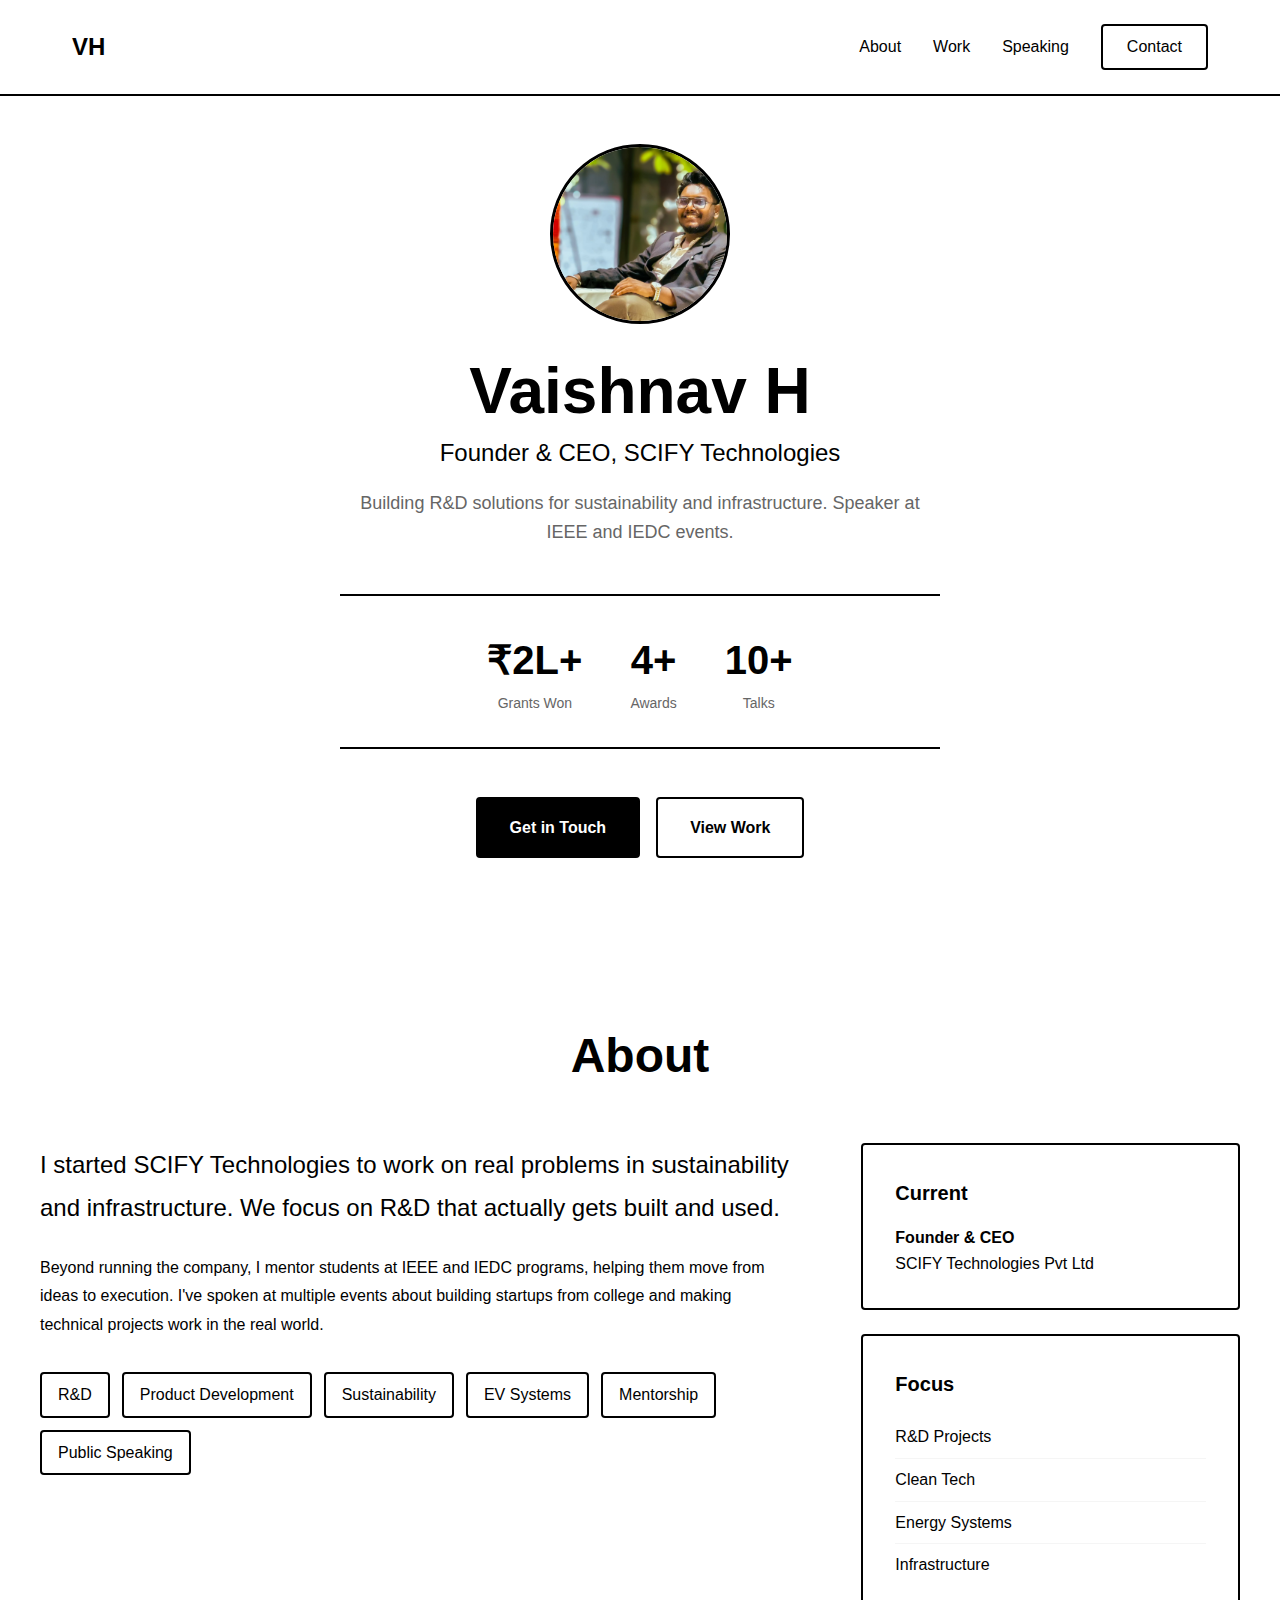
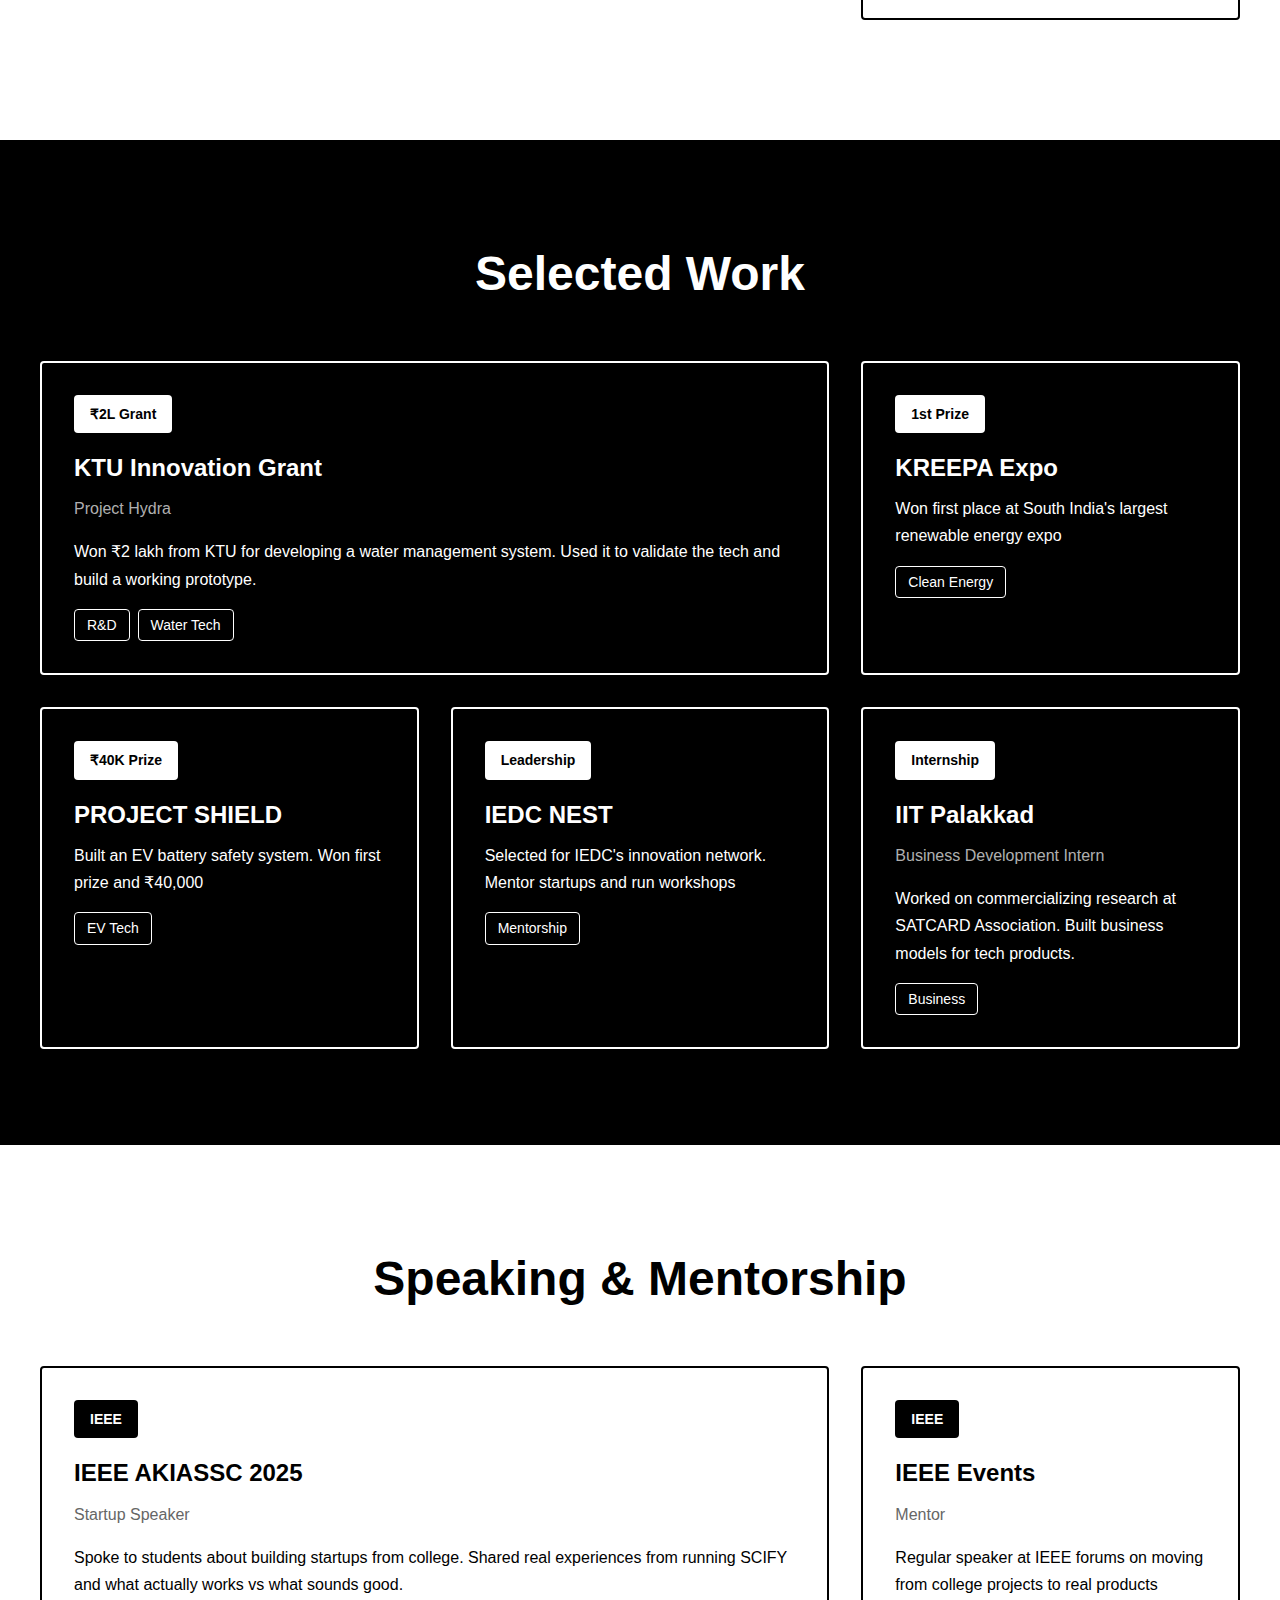
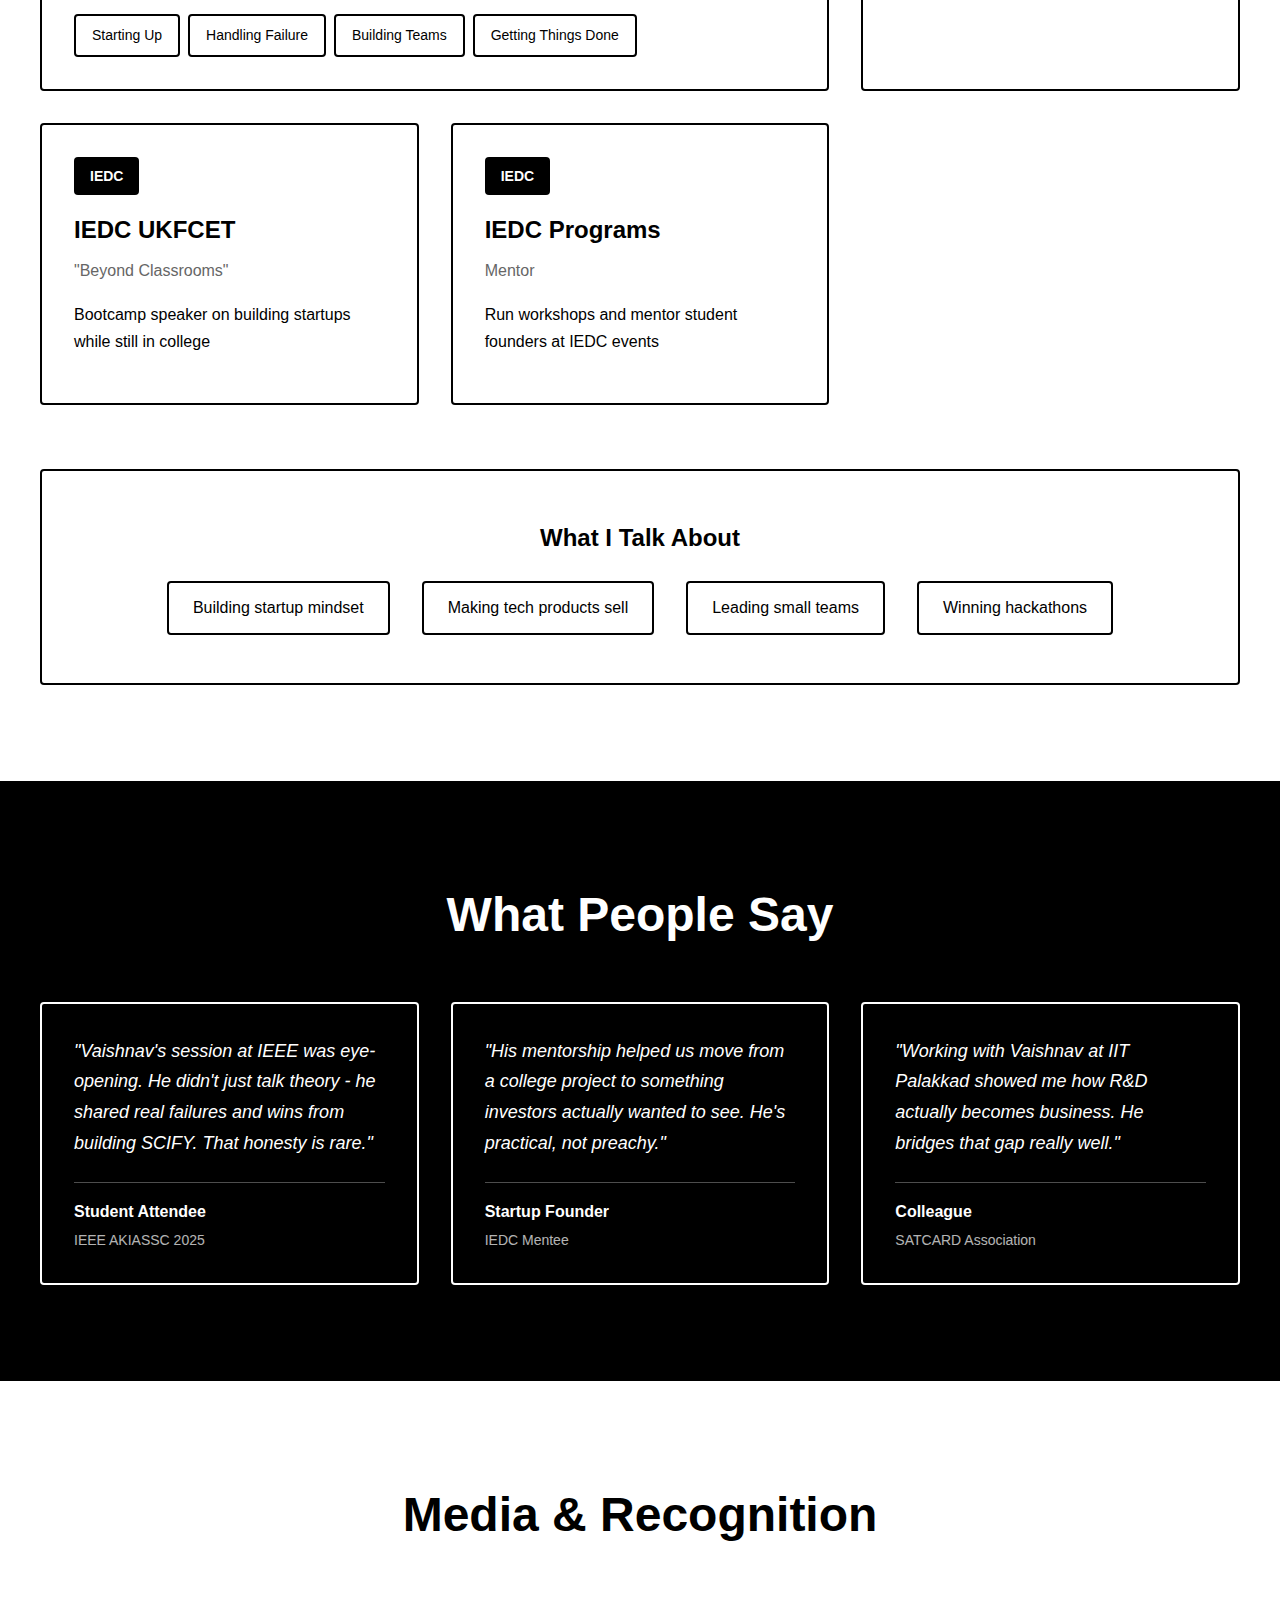
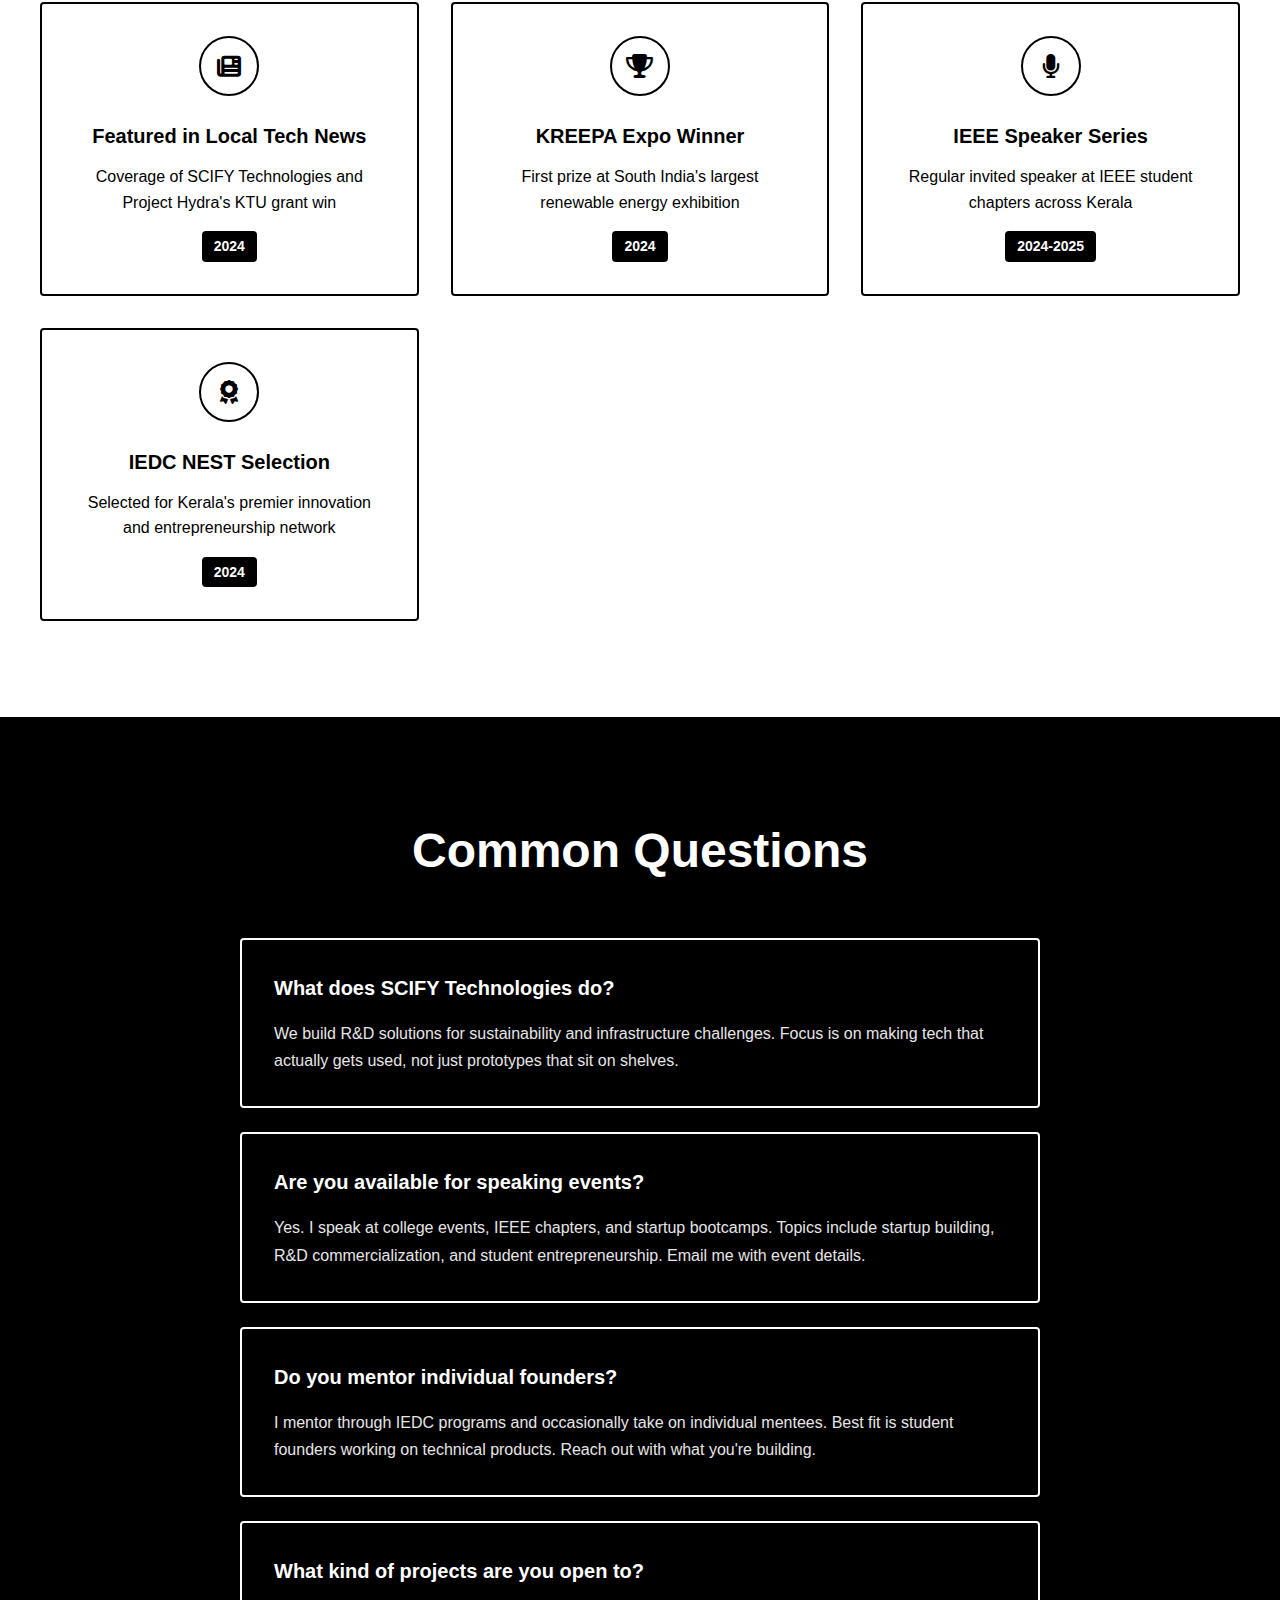
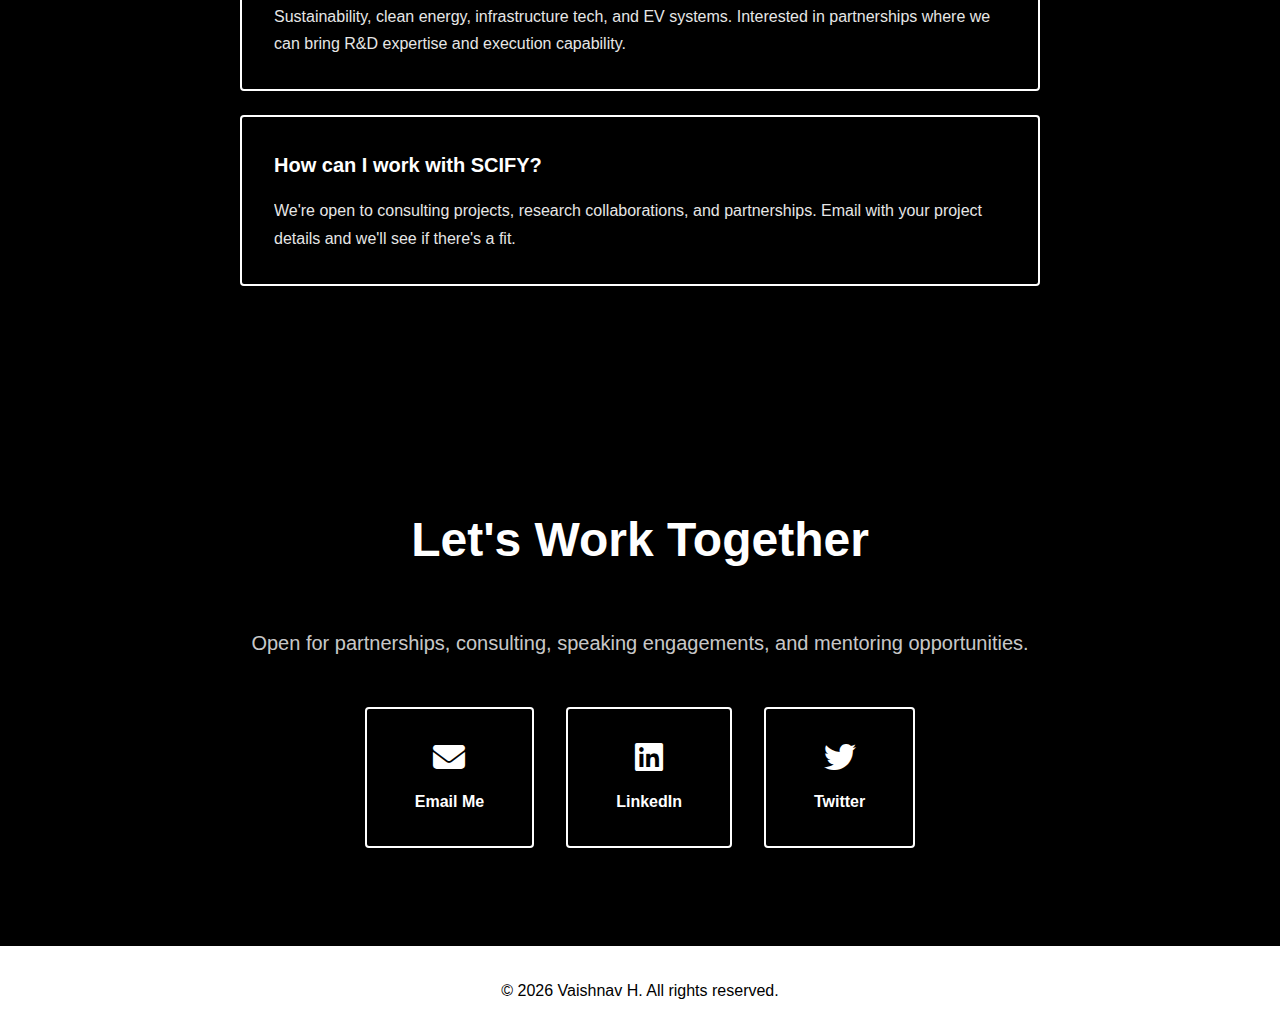
<file: index.html>
<!DOCTYPE html>
<html lang="en">
<head>
    <meta charset="UTF-8">
    <meta name="viewport" content="width=device-width, initial-scale=1.0">
    <title>Vaishnav H - Founder & R&D Builder</title>
    <meta name="description" content="Founder of SCIFY Technologies. Building R&D solutions for sustainability and infrastructure.">
    <link rel="stylesheet" href="https://api.fontshare.com/v2/css?f[]=clash-display@700,600,500,400&display=swap">
    <link rel="stylesheet" href="https://cdnjs.cloudflare.com/ajax/libs/font-awesome/6.5.1/css/all.min.css">
    <link rel="stylesheet" href="styles.css">
</head>
<body>
    <!-- Navigation -->
    <nav class="nav">
        <div class="nav-container">
            <a href="#home" class="logo">VH</a>
            <div class="nav-links">
                <a href="#about">About</a>
                <a href="#work">Work</a>
                <a href="#speaking">Speaking</a>
                <a href="#contact" class="nav-cta">Contact</a>
            </div>
            <button class="mobile-toggle" aria-label="Toggle menu">
                <span></span>
                <span></span>
                <span></span>
            </button>
        </div>
    </nav>

    <!-- Hero -->
    <section class="hero" id="home">
        <div class="hero-container">
            <div class="hero-content">
                <div class="hero-image">
                    <img src="dp.png" alt="Vaishnav H">
                </div>
                <h1 class="hero-title">Vaishnav H</h1>
                <p class="hero-subtitle">Founder & CEO, SCIFY Technologies</p>
                <p class="hero-description">Building R&D solutions for sustainability and infrastructure. Speaker at IEEE and IEDC events.</p>
                <div class="hero-stats">
                    <div class="stat">
                        <span class="stat-number">₹2L+</span>
                        <span class="stat-label">Grants Won</span>
                    </div>
                    <div class="stat">
                        <span class="stat-number">4+</span>
                        <span class="stat-label">Awards</span>
                    </div>
                    <div class="stat">
                        <span class="stat-number">10+</span>
                        <span class="stat-label">Talks</span>
                    </div>
                </div>
                <div class="hero-cta">
                    <a href="#contact" class="btn btn-primary">Get in Touch</a>
                    <a href="#work" class="btn btn-secondary">View Work</a>
                </div>
            </div>
        </div>
    </section>

    <!-- About -->
    <section class="section" id="about">
        <div class="container">
            <h2 class="section-title">About</h2>
            <div class="about-grid">
                <div class="about-main">
                    <p class="lead">I started SCIFY Technologies to work on real problems in sustainability and infrastructure. We focus on R&D that actually gets built and used.</p>
                    <p>Beyond running the company, I mentor students at IEEE and IEDC programs, helping them move from ideas to execution. I've spoken at multiple events about building startups from college and making technical projects work in the real world.</p>
                    <div class="skills">
                        <span class="skill">R&D</span>
                        <span class="skill">Product Development</span>
                        <span class="skill">Sustainability</span>
                        <span class="skill">EV Systems</span>
                        <span class="skill">Mentorship</span>
                        <span class="skill">Public Speaking</span>
                    </div>
                </div>
                <div class="about-side">
                    <div class="info-card">
                        <h3>Current</h3>
                        <p><strong>Founder & CEO</strong></p>
                        <p>SCIFY Technologies Pvt Ltd</p>
                    </div>
                    <div class="info-card">
                        <h3>Focus</h3>
                        <ul>
                            <li>R&D Projects</li>
                            <li>Clean Tech</li>
                            <li>Energy Systems</li>
                            <li>Infrastructure</li>
                        </ul>
                    </div>
                </div>
            </div>
        </div>
    </section>

    <!-- Work -->
    <section class="section section-dark" id="work">
        <div class="container">
            <h2 class="section-title">Selected Work</h2>
            <div class="work-grid">
                <div class="work-card featured">
                    <div class="work-badge">₹2L Grant</div>
                    <h3>KTU Innovation Grant</h3>
                    <p class="work-subtitle">Project Hydra</p>
                    <p>Won ₹2 lakh from KTU for developing a water management system. Used it to validate the tech and build a working prototype.</p>
                    <div class="work-tags">
                        <span>R&D</span>
                        <span>Water Tech</span>
                    </div>
                </div>

                <div class="work-card">
                    <div class="work-badge">1st Prize</div>
                    <h3>KREEPA Expo</h3>
                    <p>Won first place at South India's largest renewable energy expo</p>
                    <div class="work-tags">
                        <span>Clean Energy</span>
                    </div>
                </div>

                <div class="work-card">
                    <div class="work-badge">₹40K Prize</div>
                    <h3>PROJECT SHIELD</h3>
                    <p>Built an EV battery safety system. Won first prize and ₹40,000</p>
                    <div class="work-tags">
                        <span>EV Tech</span>
                    </div>
                </div>

                <div class="work-card">
                    <div class="work-badge">Leadership</div>
                    <h3>IEDC NEST</h3>
                    <p>Selected for IEDC's innovation network. Mentor startups and run workshops</p>
                    <div class="work-tags">
                        <span>Mentorship</span>
                    </div>
                </div>

                <div class="work-card">
                    <div class="work-badge">Internship</div>
                    <h3>IIT Palakkad</h3>
                    <p class="work-subtitle">Business Development Intern</p>
                    <p>Worked on commercializing research at SATCARD Association. Built business models for tech products.</p>
                    <div class="work-tags">
                        <span>Business</span>
                    </div>
                </div>
            </div>
        </div>
    </section>

    <!-- Speaking -->
    <section class="section" id="speaking">
        <div class="container">
            <h2 class="section-title">Speaking & Mentorship</h2>
            <div class="speaking-grid">
                <div class="speaking-card main">
                    <div class="speaking-badge">IEEE</div>
                    <h3>IEEE AKIASSC 2025</h3>
                    <p class="speaking-role">Startup Speaker</p>
                    <p>Spoke to students about building startups from college. Shared real experiences from running SCIFY and what actually works vs what sounds good.</p>
                    <div class="speaking-topics">
                        <span>Starting Up</span>
                        <span>Handling Failure</span>
                        <span>Building Teams</span>
                        <span>Getting Things Done</span>
                    </div>
                </div>

                <div class="speaking-card">
                    <div class="speaking-badge">IEEE</div>
                    <h3>IEEE Events</h3>
                    <p class="speaking-role">Mentor</p>
                    <p>Regular speaker at IEEE forums on moving from college projects to real products</p>
                </div>

                <div class="speaking-card">
                    <div class="speaking-badge">IEDC</div>
                    <h3>IEDC UKFCET</h3>
                    <p class="speaking-role">"Beyond Classrooms"</p>
                    <p>Bootcamp speaker on building startups while still in college</p>
                </div>

                <div class="speaking-card">
                    <div class="speaking-badge">IEDC</div>
                    <h3>IEDC Programs</h3>
                    <p class="speaking-role">Mentor</p>
                    <p>Run workshops and mentor student founders at IEDC events</p>
                </div>
            </div>

            <div class="speaking-topics-section">
                <h3>What I Talk About</h3>
                <ul class="topic-list">
                    <li>Building startup mindset</li>
                    <li>Making tech products sell</li>
                    <li>Leading small teams</li>
                    <li>Winning hackathons</li>
                </ul>
            </div>
        </div>
    </section>

    <!-- Testimonials -->
    <section class="section section-dark" id="testimonials">
        <div class="container">
            <h2 class="section-title">What People Say</h2>
            <div class="testimonials-grid">
                <div class="testimonial-card">
                    <p class="testimonial-text">"Vaishnav's session at IEEE was eye-opening. He didn't just talk theory - he shared real failures and wins from building SCIFY. That honesty is rare."</p>
                    <div class="testimonial-author">
                        <strong>Student Attendee</strong>
                        <span>IEEE AKIASSC 2025</span>
                    </div>
                </div>

                <div class="testimonial-card">
                    <p class="testimonial-text">"His mentorship helped us move from a college project to something investors actually wanted to see. He's practical, not preachy."</p>
                    <div class="testimonial-author">
                        <strong>Startup Founder</strong>
                        <span>IEDC Mentee</span>
                    </div>
                </div>

                <div class="testimonial-card">
                    <p class="testimonial-text">"Working with Vaishnav at IIT Palakkad showed me how R&D actually becomes business. He bridges that gap really well."</p>
                    <div class="testimonial-author">
                        <strong>Colleague</strong>
                        <span>SATCARD Association</span>
                    </div>
                </div>
            </div>
        </div>
    </section>

    <!-- Media/Press -->
    <section class="section" id="media">
        <div class="container">
            <h2 class="section-title">Media & Recognition</h2>
            <div class="media-grid">
                <div class="media-card">
                    <div class="media-icon">
                        <i class="fas fa-newspaper"></i>
                    </div>
                    <h3>Featured in Local Tech News</h3>
                    <p>Coverage of SCIFY Technologies and Project Hydra's KTU grant win</p>
                    <span class="media-date">2024</span>
                </div>

                <div class="media-card">
                    <div class="media-icon">
                        <i class="fas fa-trophy"></i>
                    </div>
                    <h3>KREEPA Expo Winner</h3>
                    <p>First prize at South India's largest renewable energy exhibition</p>
                    <span class="media-date">2024</span>
                </div>

                <div class="media-card">
                    <div class="media-icon">
                        <i class="fas fa-microphone"></i>
                    </div>
                    <h3>IEEE Speaker Series</h3>
                    <p>Regular invited speaker at IEEE student chapters across Kerala</p>
                    <span class="media-date">2024-2025</span>
                </div>

                <div class="media-card">
                    <div class="media-icon">
                        <i class="fas fa-award"></i>
                    </div>
                    <h3>IEDC NEST Selection</h3>
                    <p>Selected for Kerala's premier innovation and entrepreneurship network</p>
                    <span class="media-date">2024</span>
                </div>
            </div>
        </div>
    </section>

    <!-- FAQ -->
    <section class="section section-dark" id="faq">
        <div class="container">
            <h2 class="section-title">Common Questions</h2>
            <div class="faq-container">
                <div class="faq-item">
                    <h3 class="faq-question">What does SCIFY Technologies do?</h3>
                    <p class="faq-answer">We build R&D solutions for sustainability and infrastructure challenges. Focus is on making tech that actually gets used, not just prototypes that sit on shelves.</p>
                </div>

                <div class="faq-item">
                    <h3 class="faq-question">Are you available for speaking events?</h3>
                    <p class="faq-answer">Yes. I speak at college events, IEEE chapters, and startup bootcamps. Topics include startup building, R&D commercialization, and student entrepreneurship. Email me with event details.</p>
                </div>

                <div class="faq-item">
                    <h3 class="faq-question">Do you mentor individual founders?</h3>
                    <p class="faq-answer">I mentor through IEDC programs and occasionally take on individual mentees. Best fit is student founders working on technical products. Reach out with what you're building.</p>
                </div>

                <div class="faq-item">
                    <h3 class="faq-question">What kind of projects are you open to?</h3>
                    <p class="faq-answer">Sustainability, clean energy, infrastructure tech, and EV systems. Interested in partnerships where we can bring R&D expertise and execution capability.</p>
                </div>

                <div class="faq-item">
                    <h3 class="faq-question">How can I work with SCIFY?</h3>
                    <p class="faq-answer">We're open to consulting projects, research collaborations, and partnerships. Email with your project details and we'll see if there's a fit.</p>
                </div>
            </div>
        </div>
    </section>

    <!-- Contact -->
    <section class="section section-dark" id="contact">
        <div class="container">
            <div class="contact-content">
                <h2 class="section-title">Let's Work Together</h2>
                <p class="contact-text">Open for partnerships, consulting, speaking engagements, and mentoring opportunities.</p>
                <div class="contact-methods">
                    <a href="mailto:contact@scifytech.com" class="contact-card">
                        <i class="fas fa-envelope"></i>
                        <span>Email Me</span>
                    </a>
                    <a href="#" class="contact-card">
                        <i class="fab fa-linkedin"></i>
                        <span>LinkedIn</span>
                    </a>
                    <a href="#" class="contact-card">
                        <i class="fab fa-twitter"></i>
                        <span>Twitter</span>
                    </a>
                </div>
            </div>
        </div>
    </section>

    <!-- Footer -->
    <footer class="footer">
        <div class="container">
            <p>&copy; 2026 Vaishnav H. All rights reserved.</p>
        </div>
    </footer>

    <script src="script.js"></script>
</body>
</html>
</file>
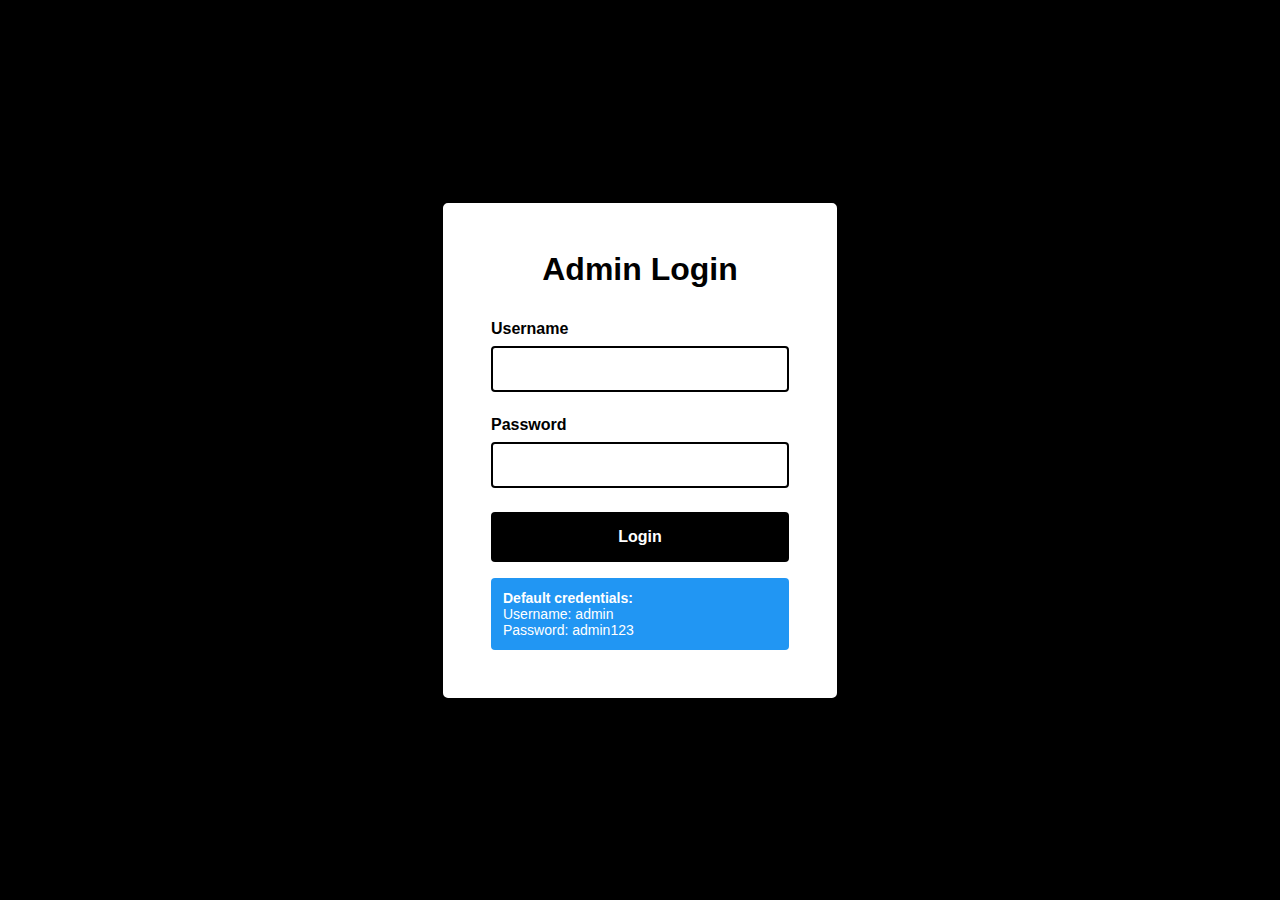
<file: admin.html>
<!DOCTYPE html>
<html lang="en">
<head>
    <meta charset="UTF-8">
    <meta name="viewport" content="width=device-width, initial-scale=1.0">
    <title>Admin Panel - Portfolio Editor</title>
    <link rel="stylesheet" href="https://api.fontshare.com/v2/css?f[]=clash-display@700,600,500,400&display=swap">
    <link rel="stylesheet" href="https://cdnjs.cloudflare.com/ajax/libs/font-awesome/6.5.1/css/all.min.css">
    <style>
        * {
            margin: 0;
            padding: 0;
            box-sizing: border-box;
        }

        body {
            font-family: 'Clash Display', sans-serif;
            background: #f5f5f5;
            padding: 2rem;
        }

        .admin-container {
            max-width: 1200px;
            margin: 0 auto;
        }

        .admin-header {
            background: #000;
            color: #fff;
            padding: 2rem;
            border-radius: 8px;
            margin-bottom: 2rem;
            display: flex;
            justify-content: space-between;
            align-items: center;
        }

        .admin-header h1 {
            font-size: 2rem;
        }

        .logout-btn {
            padding: 0.75rem 1.5rem;
            background: #fff;
            color: #000;
            border: none;
            border-radius: 4px;
            cursor: pointer;
            font-weight: 600;
        }

        .section-editor {
            background: #fff;
            padding: 2rem;
            border-radius: 8px;
            margin-bottom: 2rem;
            border: 2px solid #000;
        }

        .section-title {
            font-size: 1.5rem;
            margin-bottom: 1.5rem;
            padding-bottom: 1rem;
            border-bottom: 2px solid #000;
        }

        .form-group {
            margin-bottom: 1.5rem;
        }

        .form-group label {
            display: block;
            font-weight: 600;
            margin-bottom: 0.5rem;
        }

        .form-group input,
        .form-group textarea {
            width: 100%;
            padding: 0.75rem;
            border: 2px solid #000;
            border-radius: 4px;
            font-family: inherit;
            font-size: 1rem;
        }

        .form-group textarea {
            min-height: 100px;
            resize: vertical;
        }

        .stats-grid {
            display: grid;
            grid-template-columns: repeat(3, 1fr);
            gap: 1rem;
        }

        .btn-save {
            padding: 1rem 2rem;
            background: #000;
            color: #fff;
            border: none;
            border-radius: 4px;
            cursor: pointer;
            font-weight: 600;
            font-size: 1rem;
        }

        .btn-save:hover {
            background: #333;
        }

        .success-message {
            background: #4CAF50;
            color: white;
            padding: 1rem;
            border-radius: 4px;
            margin-bottom: 1rem;
            display: none;
        }

        .work-item, .speaking-item, .testimonial-item, .media-item, .faq-item-editor {
            border: 2px solid #ddd;
            padding: 1rem;
            margin-bottom: 1rem;
            border-radius: 4px;
        }

        .btn-add {
            padding: 0.75rem 1.5rem;
            background: #000;
            color: #fff;
            border: none;
            border-radius: 4px;
            cursor: pointer;
            font-weight: 600;
            margin-top: 1rem;
        }

        .btn-remove {
            padding: 0.5rem 1rem;
            background: #f44336;
            color: #fff;
            border: none;
            border-radius: 4px;
            cursor: pointer;
            font-weight: 600;
            margin-top: 0.5rem;
        }

        .custom-section-content {
            font-family: -apple-system, BlinkMacSystemFont, 'Segoe UI', Roboto, Oxygen, Ubuntu, Cantarell, sans-serif;
        }

        #customSections .section-editor {
            background: #f9f9f9;
            border: 2px dashed #999;
        }
    </style>
</head>
<body>
    <div class="admin-container">
        <div class="admin-header">
            <h1><i class="fas fa-edit"></i> Portfolio Admin Panel</h1>
            <button class="logout-btn" onclick="logout()">
                <i class="fas fa-sign-out-alt"></i> Logout
            </button>
        </div>

        <div class="success-message" id="successMessage">
            <i class="fas fa-check-circle"></i> Changes saved successfully!
        </div>

        <!-- Hero Section -->
        <div class="section-editor">
            <h2 class="section-title">Hero Section</h2>
            <div class="form-group">
                <label>Name</label>
                <input type="text" id="heroName" placeholder="Vaishnav H">
            </div>
            <div class="form-group">
                <label>Subtitle</label>
                <input type="text" id="heroSubtitle" placeholder="Founder & CEO, SCIFY Technologies">
            </div>
            <div class="form-group">
                <label>Description</label>
                <textarea id="heroDescription" placeholder="Building R&D solutions..."></textarea>
            </div>
            <div class="stats-grid">
                <div class="form-group">
                    <label>Stat 1 Number</label>
                    <input type="text" id="stat1Number" placeholder="₹2L+">
                </div>
                <div class="form-group">
                    <label>Stat 1 Label</label>
                    <input type="text" id="stat1Label" placeholder="Grants Won">
                </div>
                <div class="form-group">
                    <label>Stat 2 Number</label>
                    <input type="text" id="stat2Number" placeholder="4+">
                </div>
                <div class="form-group">
                    <label>Stat 2 Label</label>
                    <input type="text" id="stat2Label" placeholder="Awards">
                </div>
                <div class="form-group">
                    <label>Stat 3 Number</label>
                    <input type="text" id="stat3Number" placeholder="10+">
                </div>
                <div class="form-group">
                    <label>Stat 3 Label</label>
                    <input type="text" id="stat3Label" placeholder="Talks">
                </div>
            </div>
            <button class="btn-save" onclick="saveHero()">Save Hero Section</button>
        </div>

        <!-- About Section -->
        <div class="section-editor">
            <h2 class="section-title">About Section</h2>
            <div class="form-group">
                <label>Lead Paragraph</label>
                <textarea id="aboutLead"></textarea>
            </div>
            <div class="form-group">
                <label>Main Paragraph</label>
                <textarea id="aboutMain"></textarea>
            </div>
            <div class="form-group">
                <label>Skills (comma separated)</label>
                <input type="text" id="aboutSkills" placeholder="R&D, Product Development, Sustainability">
            </div>
            <div class="form-group">
                <label>Current Role</label>
                <input type="text" id="currentRole" placeholder="Founder & CEO">
            </div>
            <div class="form-group">
                <label>Company</label>
                <input type="text" id="currentCompany" placeholder="SCIFY Technologies Pvt Ltd">
            </div>
            <button class="btn-save" onclick="saveAbout()">Save About Section</button>
        </div>

        <!-- Work Section -->
        <div class="section-editor">
            <h2 class="section-title">Work Section</h2>
            <div id="workItems"></div>
            <button class="btn-add" onclick="addWorkItem()">+ Add Work Item</button>
            <br><br>
            <button class="btn-save" onclick="saveWork()">Save Work Section</button>
        </div>

        <!-- Speaking Section -->
        <div class="section-editor">
            <h2 class="section-title">Speaking & Mentorship Section</h2>
            <div id="speakingItems"></div>
            <button class="btn-add" onclick="addSpeakingItem()">+ Add Speaking Item</button>
            <br><br>
            <button class="btn-save" onclick="saveSpeaking()">Save Speaking Section</button>
        </div>

        <!-- Testimonials Section -->
        <div class="section-editor">
            <h2 class="section-title">Testimonials Section</h2>
            <div id="testimonialItems"></div>
            <button class="btn-add" onclick="addTestimonialItem()">+ Add Testimonial</button>
            <br><br>
            <button class="btn-save" onclick="saveTestimonials()">Save Testimonials Section</button>
        </div>

        <!-- Media Section -->
        <div class="section-editor">
            <h2 class="section-title">Media & Recognition Section</h2>
            <div id="mediaItems"></div>
            <button class="btn-add" onclick="addMediaItem()">+ Add Media Item</button>
            <br><br>
            <button class="btn-save" onclick="saveMedia()">Save Media Section</button>
        </div>

        <!-- FAQ Section -->
        <div class="section-editor">
            <h2 class="section-title">FAQ Section</h2>
            <div id="faqItems"></div>
            <button class="btn-add" onclick="addFaqItem()">+ Add FAQ</button>
            <br><br>
            <button class="btn-save" onclick="saveFaq()">Save FAQ Section</button>
        </div>

        <!-- Contact Section -->
        <div class="section-editor">
            <h2 class="section-title">Contact Information</h2>
            <div class="form-group">
                <label>Email</label>
                <input type="email" id="contactEmail" placeholder="contact@scifytech.com">
            </div>
            <div class="form-group">
                <label>LinkedIn URL</label>
                <input type="url" id="contactLinkedIn" placeholder="https://linkedin.com/in/yourprofile">
            </div>
            <div class="form-group">
                <label>Twitter URL</label>
                <input type="url" id="contactTwitter" placeholder="https://twitter.com/yourhandle">
            </div>
            <button class="btn-save" onclick="saveContact()">Save Contact Info</button>
        </div>

        <!-- Custom Sections -->
        <div class="section-editor">
            <h2 class="section-title">Custom Sections</h2>
            <p style="margin-bottom: 1rem; color: #666;">Create your own custom sections for the portfolio</p>
            <div id="customSections"></div>
            <button class="btn-add" onclick="addCustomSection()">+ Create New Section</button>
        </div>
    </div>

    <script src="admin.js"></script>
</body>
</html>
</file>
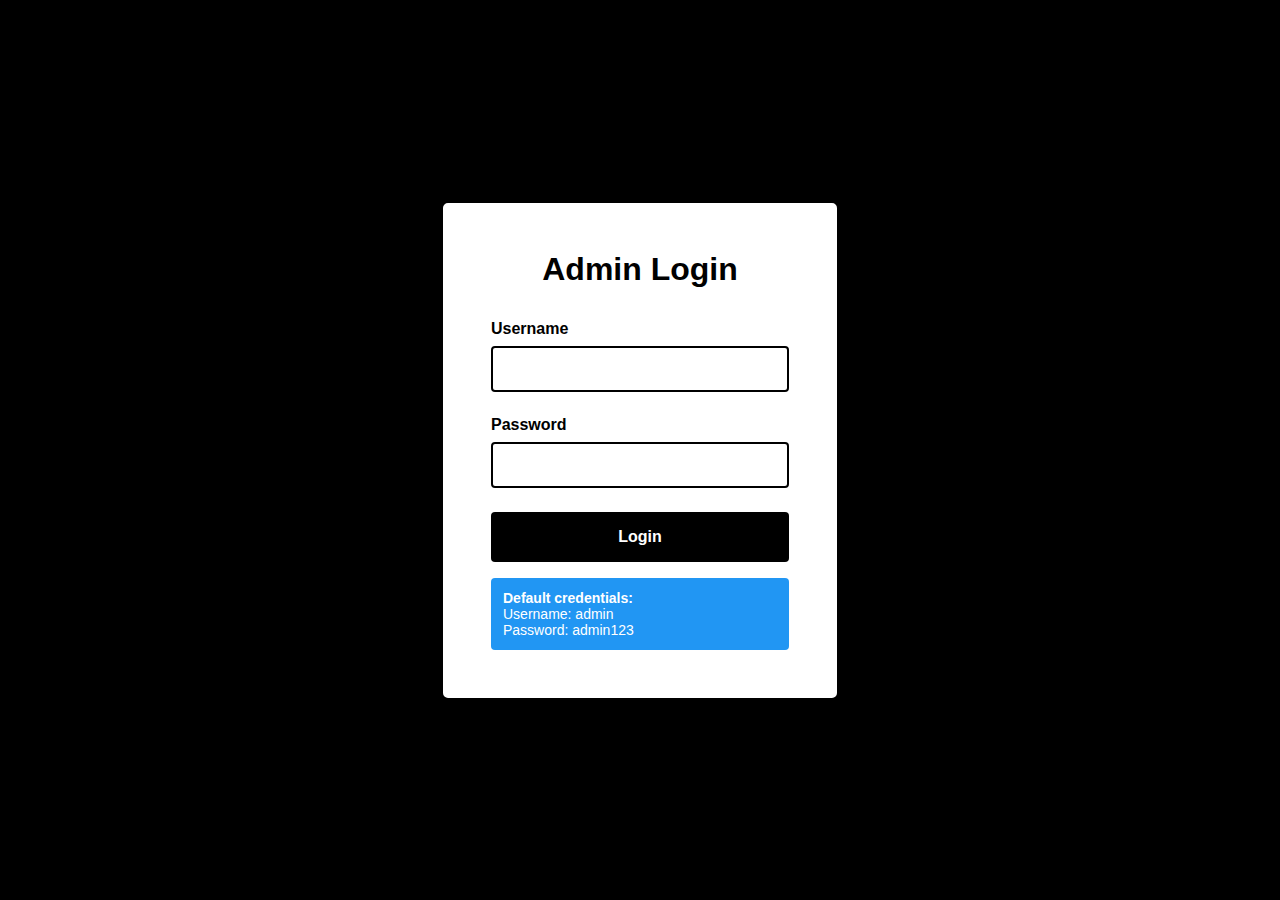
<file: login.html>
<!DOCTYPE html>
<html lang="en">
<head>
    <meta charset="UTF-8">
    <meta name="viewport" content="width=device-width, initial-scale=1.0">
    <title>Admin Login</title>
    <link rel="stylesheet" href="https://api.fontshare.com/v2/css?f[]=clash-display@700,600,500,400&display=swap">
    <style>
        * {
            margin: 0;
            padding: 0;
            box-sizing: border-box;
        }

        body {
            font-family: 'Clash Display', sans-serif;
            background: #000;
            color: #fff;
            display: flex;
            align-items: center;
            justify-content: center;
            min-height: 100vh;
        }

        .login-container {
            background: #fff;
            color: #000;
            padding: 3rem;
            border-radius: 8px;
            width: 100%;
            max-width: 400px;
            border: 3px solid #000;
        }

        h1 {
            margin-bottom: 2rem;
            text-align: center;
        }

        .form-group {
            margin-bottom: 1.5rem;
        }

        label {
            display: block;
            font-weight: 600;
            margin-bottom: 0.5rem;
        }

        input {
            width: 100%;
            padding: 0.75rem;
            border: 2px solid #000;
            border-radius: 4px;
            font-family: inherit;
            font-size: 1rem;
        }

        .btn-login {
            width: 100%;
            padding: 1rem;
            background: #000;
            color: #fff;
            border: none;
            border-radius: 4px;
            cursor: pointer;
            font-weight: 600;
            font-size: 1rem;
        }

        .btn-login:hover {
            background: #333;
        }

        .error-message {
            background: #f44336;
            color: white;
            padding: 0.75rem;
            border-radius: 4px;
            margin-bottom: 1rem;
            display: none;
        }

        .info-message {
            background: #2196F3;
            color: white;
            padding: 0.75rem;
            border-radius: 4px;
            margin-top: 1rem;
            font-size: 0.875rem;
        }
    </style>
</head>
<body>
    <div class="login-container">
        <h1>Admin Login</h1>
        <div class="error-message" id="errorMessage">
            Invalid credentials!
        </div>
        <form onsubmit="login(event)">
            <div class="form-group">
                <label>Username</label>
                <input type="text" id="username" required>
            </div>
            <div class="form-group">
                <label>Password</label>
                <input type="password" id="password" required>
            </div>
            <button type="submit" class="btn-login">Login</button>
        </form>
        <div class="info-message">
            <strong>Default credentials:</strong><br>
            Username: admin<br>
            Password: admin123
        </div>
    </div>

    <script>
        function login(event) {
            event.preventDefault();
            
            const username = document.getElementById('username').value;
            const password = document.getElementById('password').value;
            
            // Simple authentication (you can change these credentials)
            if (username === 'admin' && password === 'admin123') {
                localStorage.setItem('adminLoggedIn', 'true');
                window.location.href = 'admin.html';
            } else {
                document.getElementById('errorMessage').style.display = 'block';
                setTimeout(() => {
                    document.getElementById('errorMessage').style.display = 'none';
                }, 3000);
            }
        }

        // Redirect if already logged in
        if (localStorage.getItem('adminLoggedIn')) {
            window.location.href = 'admin.html';
        }
    </script>
</body>
</html>
</file>
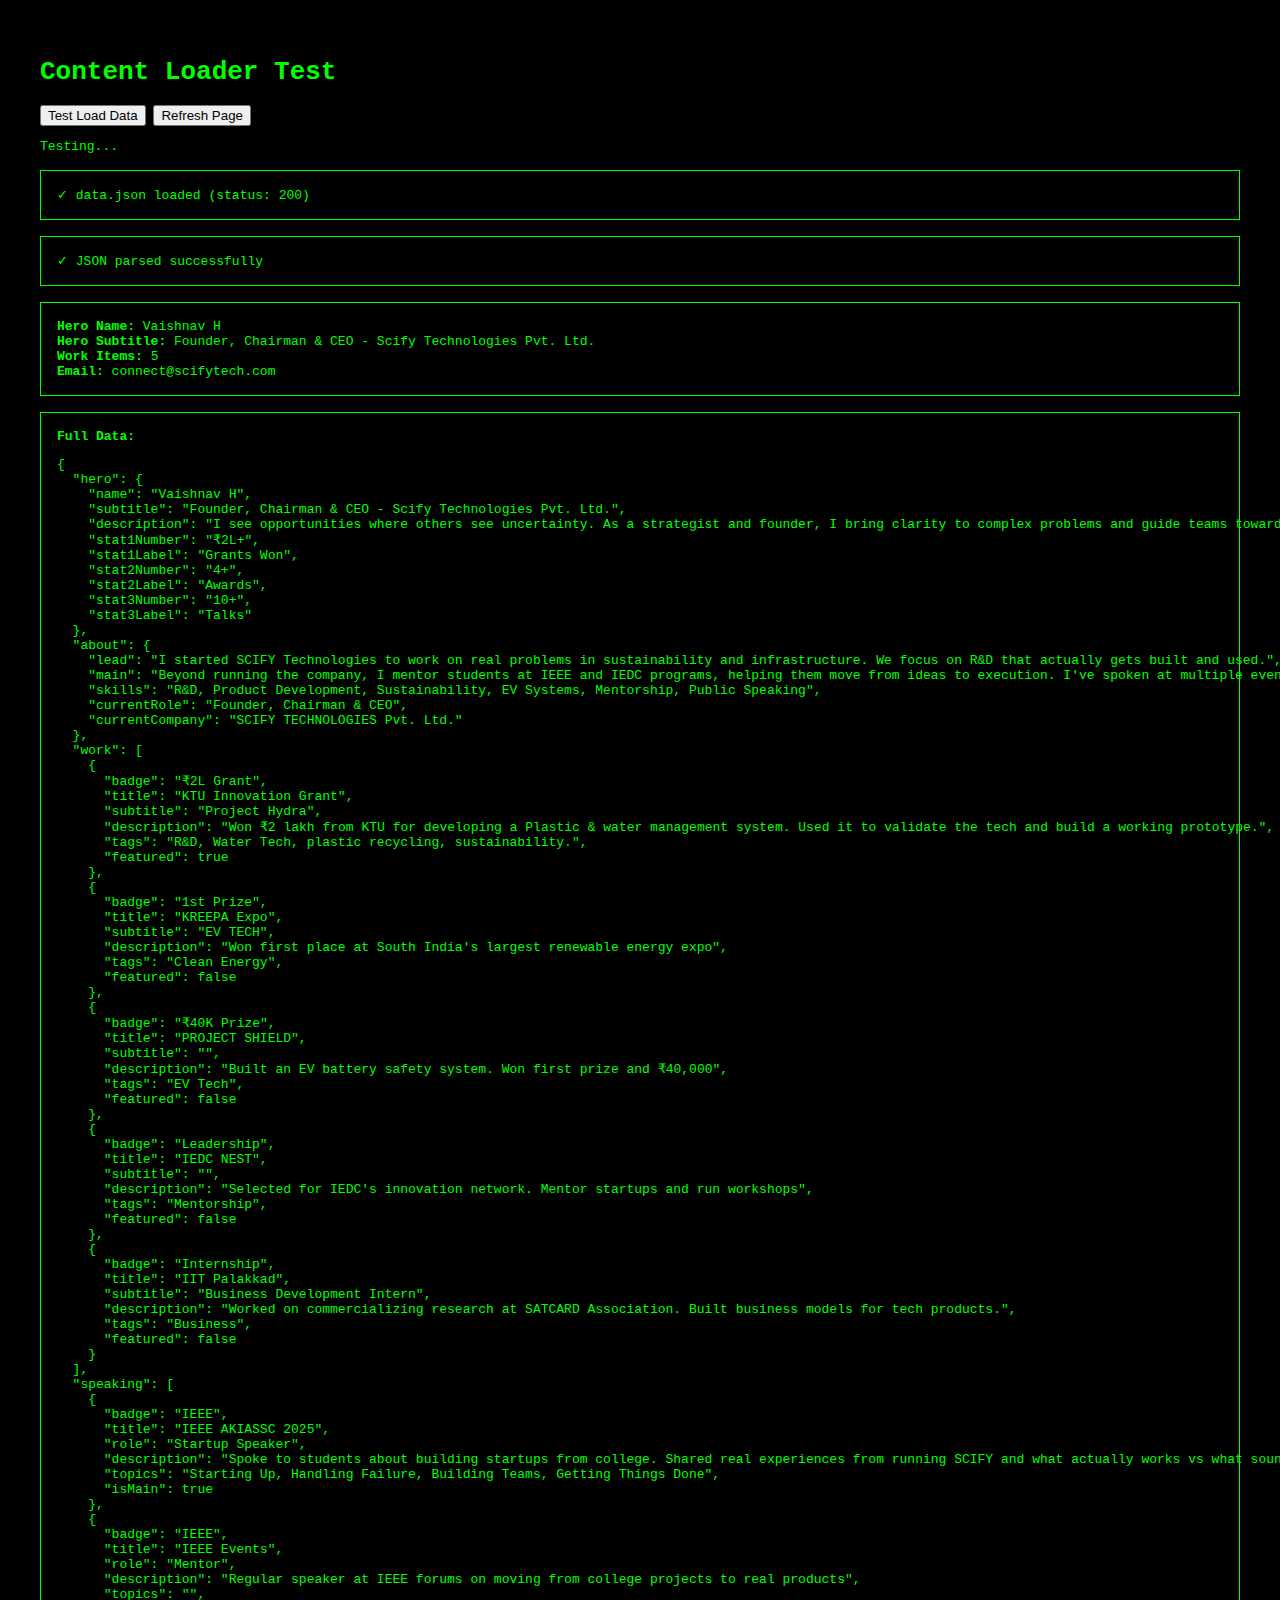
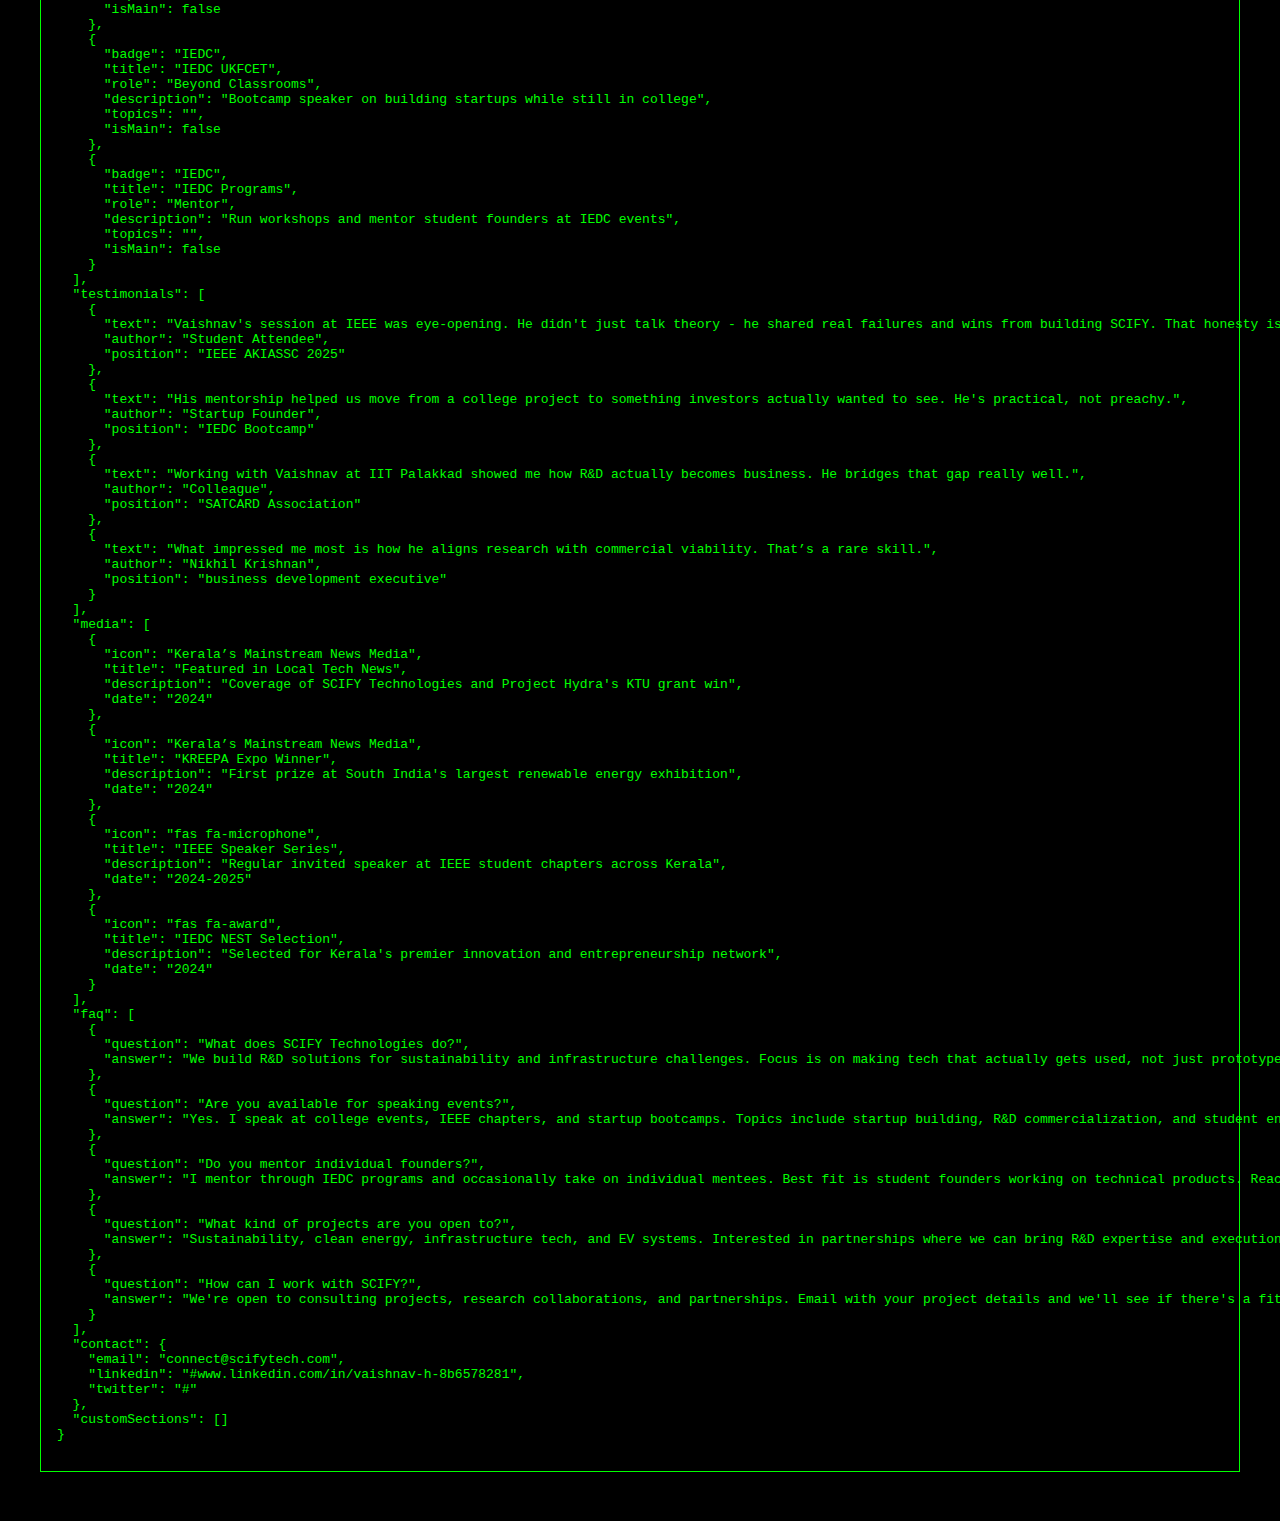
<file: test-loader.html>
<!DOCTYPE html>
<html lang="en">
<head>
    <meta charset="UTF-8">
    <meta name="viewport" content="width=device-width, initial-scale=1.0">
    <title>Test Content Loader</title>
    <style>
        body {
            font-family: monospace;
            padding: 2rem;
            background: #000;
            color: #0f0;
        }
        .test-result {
            margin: 1rem 0;
            padding: 1rem;
            border: 1px solid #0f0;
        }
        .success { color: #0f0; }
        .error { color: #f00; }
    </style>
</head>
<body>
    <h1>Content Loader Test</h1>
    <button onclick="testLoad()">Test Load Data</button>
    <button onclick="location.reload()">Refresh Page</button>
    
    <div id="results"></div>

    <script>
        async function testLoad() {
            const results = document.getElementById('results');
            results.innerHTML = '<p>Testing...</p>';
            
            try {
                // Test 1: Can we fetch data.json?
                const response = await fetch('data.json?t=' + Date.now());
                results.innerHTML += `<div class="test-result success">✓ data.json loaded (status: ${response.status})</div>`;
                
                // Test 2: Can we parse it?
                const data = await response.json();
                results.innerHTML += `<div class="test-result success">✓ JSON parsed successfully</div>`;
                
                // Test 3: Show the data
                results.innerHTML += `<div class="test-result">
                    <strong>Hero Name:</strong> ${data.hero?.name || 'NOT FOUND'}<br>
                    <strong>Hero Subtitle:</strong> ${data.hero?.subtitle || 'NOT FOUND'}<br>
                    <strong>Work Items:</strong> ${data.work?.length || 0}<br>
                    <strong>Email:</strong> ${data.contact?.email || 'NOT FOUND'}
                </div>`;
                
                // Test 4: Full data dump
                results.innerHTML += `<div class="test-result">
                    <strong>Full Data:</strong><br>
                    <pre>${JSON.stringify(data, null, 2)}</pre>
                </div>`;
                
            } catch (error) {
                results.innerHTML += `<div class="test-result error">✗ Error: ${error.message}</div>`;
            }
        }
        
        // Auto-run on load
        window.addEventListener('DOMContentLoaded', testLoad);
    </script>
</body>
</html>
</file>
<file: styles.css>
* {
    margin: 0;
    padding: 0;
    box-sizing: border-box;
}

:root {
    --black: #000000;
    --white: #FFFFFF;
    --gray: #666666;
    --light-gray: #F5F5F5;
}

html {
    scroll-behavior: smooth;
}

body {
    font-family: 'Clash Display', -apple-system, BlinkMacSystemFont, 'Segoe UI', sans-serif;
    line-height: 1.6;
    color: var(--black);
    background: var(--white);
}

/* Navigation */
.nav {
    position: fixed;
    top: 0;
    width: 100%;
    background: var(--white);
    border-bottom: 2px solid var(--black);
    z-index: 1000;
}

.nav-container {
    max-width: 1200px;
    margin: 0 auto;
    padding: 1.5rem 2rem;
    display: flex;
    justify-content: space-between;
    align-items: center;
}

.logo {
    font-size: 1.5rem;
    font-weight: 700;
    color: var(--black);
    text-decoration: none;
}

.nav-links {
    display: flex;
    gap: 2rem;
    align-items: center;
}

.nav-links a {
    color: var(--black);
    text-decoration: none;
    font-weight: 500;
    transition: opacity 0.3s;
}

.nav-links a:hover {
    opacity: 0.6;
}

.nav-cta {
    padding: 0.5rem 1.5rem;
    border: 2px solid var(--black);
    border-radius: 4px;
}

.nav-cta:hover {
    background: var(--black);
    color: var(--white);
    opacity: 1;
}

.mobile-toggle {
    display: none;
    flex-direction: column;
    gap: 4px;
    background: none;
    border: none;
    cursor: pointer;
}

.mobile-toggle span {
    width: 25px;
    height: 2px;
    background: var(--black);
}

/* Hero */
.hero {
    min-height: 100vh;
    display: flex;
    align-items: center;
    justify-content: center;
    padding: 6rem 2rem 4rem; /* Increased top padding for more space from nav */
}

.hero-container {
    max-width: 800px;
    text-align: center;
}

.hero-image {
    width: 180px;
    height: 180px;
    margin: 0 auto 2rem;
    margin-top: 3rem; /* Extra spacing from navigation */
    border-radius: 50%;
    border: 3px solid var(--black);
    overflow: hidden;
}

.hero-image img {
    width: 100%;
    height: 100%;
    object-fit: cover;
}

.hero-title {
    font-size: 4rem;
    font-weight: 700;
    margin-bottom: 0.5rem;
    line-height: 1.1;
}

.hero-subtitle {
    font-size: 1.5rem;
    font-weight: 500;
    margin-bottom: 1rem;
}

.hero-description {
    font-size: 1.125rem;
    color: var(--gray);
    margin-bottom: 3rem;
    max-width: 600px;
    margin-left: auto;
    margin-right: auto;
}

.hero-stats {
    display: flex;
    justify-content: center;
    gap: 3rem;
    margin-bottom: 3rem;
    padding: 2rem 0;
    border-top: 2px solid var(--black);
    border-bottom: 2px solid var(--black);
}

.stat {
    display: flex;
    flex-direction: column;
    align-items: center;
}

.stat-number {
    font-size: 2.5rem;
    font-weight: 700;
}

.stat-label {
    font-size: 0.875rem;
    color: var(--gray);
}

.hero-cta {
    display: flex;
    gap: 1rem;
    justify-content: center;
}

/* Buttons */
.btn {
    padding: 1rem 2rem;
    border-radius: 4px;
    text-decoration: none;
    font-weight: 600;
    font-size: 1rem;
    transition: all 0.3s;
    display: inline-block;
    border: 2px solid var(--black);
}

.btn-primary {
    background: var(--black);
    color: var(--white);
}

.btn-primary:hover {
    background: var(--white);
    color: var(--black);
}

.btn-secondary {
    background: var(--white);
    color: var(--black);
}

.btn-secondary:hover {
    background: var(--black);
    color: var(--white);
}

/* Sections */
.section {
    padding: 6rem 2rem;
}

.section-dark {
    background: var(--black);
    color: var(--white);
}

.container {
    max-width: 1200px;
    margin: 0 auto;
}

.section-title {
    font-size: 3rem;
    font-weight: 700;
    margin-bottom: 3rem;
    text-align: center;
}

/* About */
.about-grid {
    display: grid;
    grid-template-columns: 2fr 1fr;
    gap: 4rem;
}

.about-main .lead {
    font-size: 1.5rem;
    font-weight: 500;
    margin-bottom: 1.5rem;
}

.about-main p {
    margin-bottom: 1.5rem;
    line-height: 1.8;
}

.skills {
    display: flex;
    flex-wrap: wrap;
    gap: 0.75rem;
    margin-top: 2rem;
}

.skill {
    padding: 0.5rem 1rem;
    border: 2px solid var(--black);
    border-radius: 4px;
    font-weight: 500;
}

.info-card {
    padding: 2rem;
    border: 2px solid var(--black);
    border-radius: 4px;
    margin-bottom: 1.5rem;
}

.info-card h3 {
    font-size: 1.25rem;
    margin-bottom: 1rem;
}

.info-card ul {
    list-style: none;
}

.info-card li {
    padding: 0.5rem 0;
    border-bottom: 1px solid var(--light-gray);
}

.info-card li:last-child {
    border-bottom: none;
}

/* Work */
.work-grid {
    display: grid;
    grid-template-columns: repeat(auto-fit, minmax(300px, 1fr));
    gap: 2rem;
}

.work-card {
    padding: 2rem;
    border: 2px solid var(--white);
    border-radius: 4px;
    transition: transform 0.3s;
}

.work-card:hover {
    transform: translateY(-4px);
}

.work-card.featured {
    grid-column: span 2;
}

.work-badge {
    display: inline-block;
    padding: 0.5rem 1rem;
    background: var(--white);
    color: var(--black);
    border-radius: 4px;
    font-weight: 600;
    margin-bottom: 1rem;
    font-size: 0.875rem;
}

.work-card h3 {
    font-size: 1.5rem;
    margin-bottom: 0.5rem;
}

.work-subtitle {
    color: rgba(255, 255, 255, 0.7);
    margin-bottom: 1rem;
    font-weight: 500;
}

.work-card p {
    margin-bottom: 1rem;
    line-height: 1.7;
}

.work-tags {
    display: flex;
    gap: 0.5rem;
    flex-wrap: wrap;
}

.work-tags span {
    padding: 0.25rem 0.75rem;
    border: 1px solid var(--white);
    border-radius: 4px;
    font-size: 0.875rem;
}

/* Speaking */
.speaking-grid {
    display: grid;
    grid-template-columns: repeat(auto-fit, minmax(280px, 1fr));
    gap: 2rem;
    margin-bottom: 4rem;
}

.speaking-card {
    padding: 2rem;
    border: 2px solid var(--black);
    border-radius: 4px;
    transition: transform 0.3s;
}

.speaking-card:hover {
    transform: translateY(-4px);
}

.speaking-card.main {
    grid-column: span 2;
}

.speaking-badge {
    display: inline-block;
    padding: 0.5rem 1rem;
    background: var(--black);
    color: var(--white);
    border-radius: 4px;
    font-weight: 600;
    margin-bottom: 1rem;
    font-size: 0.875rem;
}

.speaking-card h3 {
    font-size: 1.5rem;
    margin-bottom: 0.5rem;
}

.speaking-role {
    color: var(--gray);
    margin-bottom: 1rem;
    font-weight: 500;
}

.speaking-card p {
    margin-bottom: 1rem;
    line-height: 1.7;
}

.speaking-topics {
    display: flex;
    gap: 0.5rem;
    flex-wrap: wrap;
}

.speaking-topics span {
    padding: 0.5rem 1rem;
    border: 2px solid var(--black);
    border-radius: 4px;
    font-size: 0.875rem;
}

.speaking-topics-section {
    padding: 3rem;
    border: 2px solid var(--black);
    border-radius: 4px;
    text-align: center;
}

.speaking-topics-section h3 {
    font-size: 1.5rem;
    margin-bottom: 1.5rem;
}

.topic-list {
    list-style: none;
    display: flex;
    justify-content: center;
    gap: 2rem;
    flex-wrap: wrap;
}

.topic-list li {
    padding: 0.75rem 1.5rem;
    border: 2px solid var(--black);
    border-radius: 4px;
}

/* Contact */
.contact-content {
    text-align: center;
    max-width: 800px;
    margin: 0 auto;
}

.contact-text {
    font-size: 1.25rem;
    margin-bottom: 3rem;
    color: rgba(255, 255, 255, 0.8);
}

.contact-methods {
    display: flex;
    justify-content: center;
    gap: 2rem;
    flex-wrap: wrap;
}

.contact-card {
    display: flex;
    flex-direction: column;
    align-items: center;
    gap: 1rem;
    padding: 2rem 3rem;
    border: 2px solid var(--white);
    border-radius: 4px;
    color: var(--white);
    text-decoration: none;
    transition: all 0.3s;
}

.contact-card:hover {
    background: var(--white);
    color: var(--black);
}

.contact-card i {
    font-size: 2rem;
}

.contact-card span {
    font-weight: 600;
}

/* Footer */
.footer {
    padding: 2rem;
    text-align: center;
    border-top: 2px solid var(--black);
}

/* Responsive */
@media (max-width: 768px) {
    .nav-links {
        display: none;
    }

    .mobile-toggle {
        display: flex;
    }

    .hero-title {
        font-size: 2.5rem;
    }

    .hero-stats {
        flex-direction: column;
        gap: 1.5rem;
    }

    .about-grid {
        grid-template-columns: 1fr;
        gap: 2rem;
    }

    .work-card.featured,
    .speaking-card.main {
        grid-column: span 1;
    }

    .topic-list {
        flex-direction: column;
        align-items: center;
    }

    .contact-methods {
        flex-direction: column;
    }

    .section-title {
        font-size: 2rem;
    }
}

@media (max-width: 480px) {
    .hero-cta {
        flex-direction: column;
    }

    .btn {
        width: 100%;
    }
}

/* Testimonials */
.testimonials-grid {
    display: grid;
    grid-template-columns: repeat(auto-fit, minmax(300px, 1fr));
    gap: 2rem;
}

.testimonial-card {
    padding: 2rem;
    border: 2px solid var(--white);
    border-radius: 4px;
    display: flex;
    flex-direction: column;
    gap: 1.5rem;
}

.testimonial-text {
    font-size: 1.125rem;
    line-height: 1.7;
    font-style: italic;
}

.testimonial-author {
    display: flex;
    flex-direction: column;
    gap: 0.25rem;
    padding-top: 1rem;
    border-top: 1px solid rgba(255, 255, 255, 0.3);
}

.testimonial-author strong {
    font-weight: 600;
}

.testimonial-author span {
    font-size: 0.875rem;
    opacity: 0.7;
}

/* Media/Press */
.media-grid {
    display: grid;
    grid-template-columns: repeat(auto-fit, minmax(280px, 1fr));
    gap: 2rem;
}

.media-card {
    padding: 2rem;
    border: 2px solid var(--black);
    border-radius: 4px;
    text-align: center;
    transition: transform 0.3s;
}

.media-card:hover {
    transform: translateY(-4px);
}

.media-icon {
    width: 60px;
    height: 60px;
    margin: 0 auto 1.5rem;
    display: flex;
    align-items: center;
    justify-content: center;
    border: 2px solid var(--black);
    border-radius: 50%;
}

.media-icon i {
    font-size: 1.5rem;
}

.media-card h3 {
    font-size: 1.25rem;
    margin-bottom: 0.75rem;
}

.media-card p {
    margin-bottom: 1rem;
    line-height: 1.6;
}

.media-date {
    display: inline-block;
    padding: 0.25rem 0.75rem;
    background: var(--black);
    color: var(--white);
    border-radius: 4px;
    font-size: 0.875rem;
    font-weight: 600;
}

/* FAQ */
.faq-container {
    max-width: 800px;
    margin: 0 auto;
}

.faq-item {
    padding: 2rem;
    border: 2px solid var(--white);
    border-radius: 4px;
    margin-bottom: 1.5rem;
    transition: transform 0.3s;
}

.faq-item:hover {
    transform: translateX(8px);
}

.faq-question {
    font-size: 1.25rem;
    margin-bottom: 1rem;
    font-weight: 600;
}

.faq-answer {
    line-height: 1.7;
    opacity: 0.9;
}

/* Responsive adjustments for new sections */
@media (max-width: 768px) {
    .testimonials-grid,
    .media-grid {
        grid-template-columns: 1fr;
    }

    .faq-item:hover {
        transform: none;
    }
}
</file>
